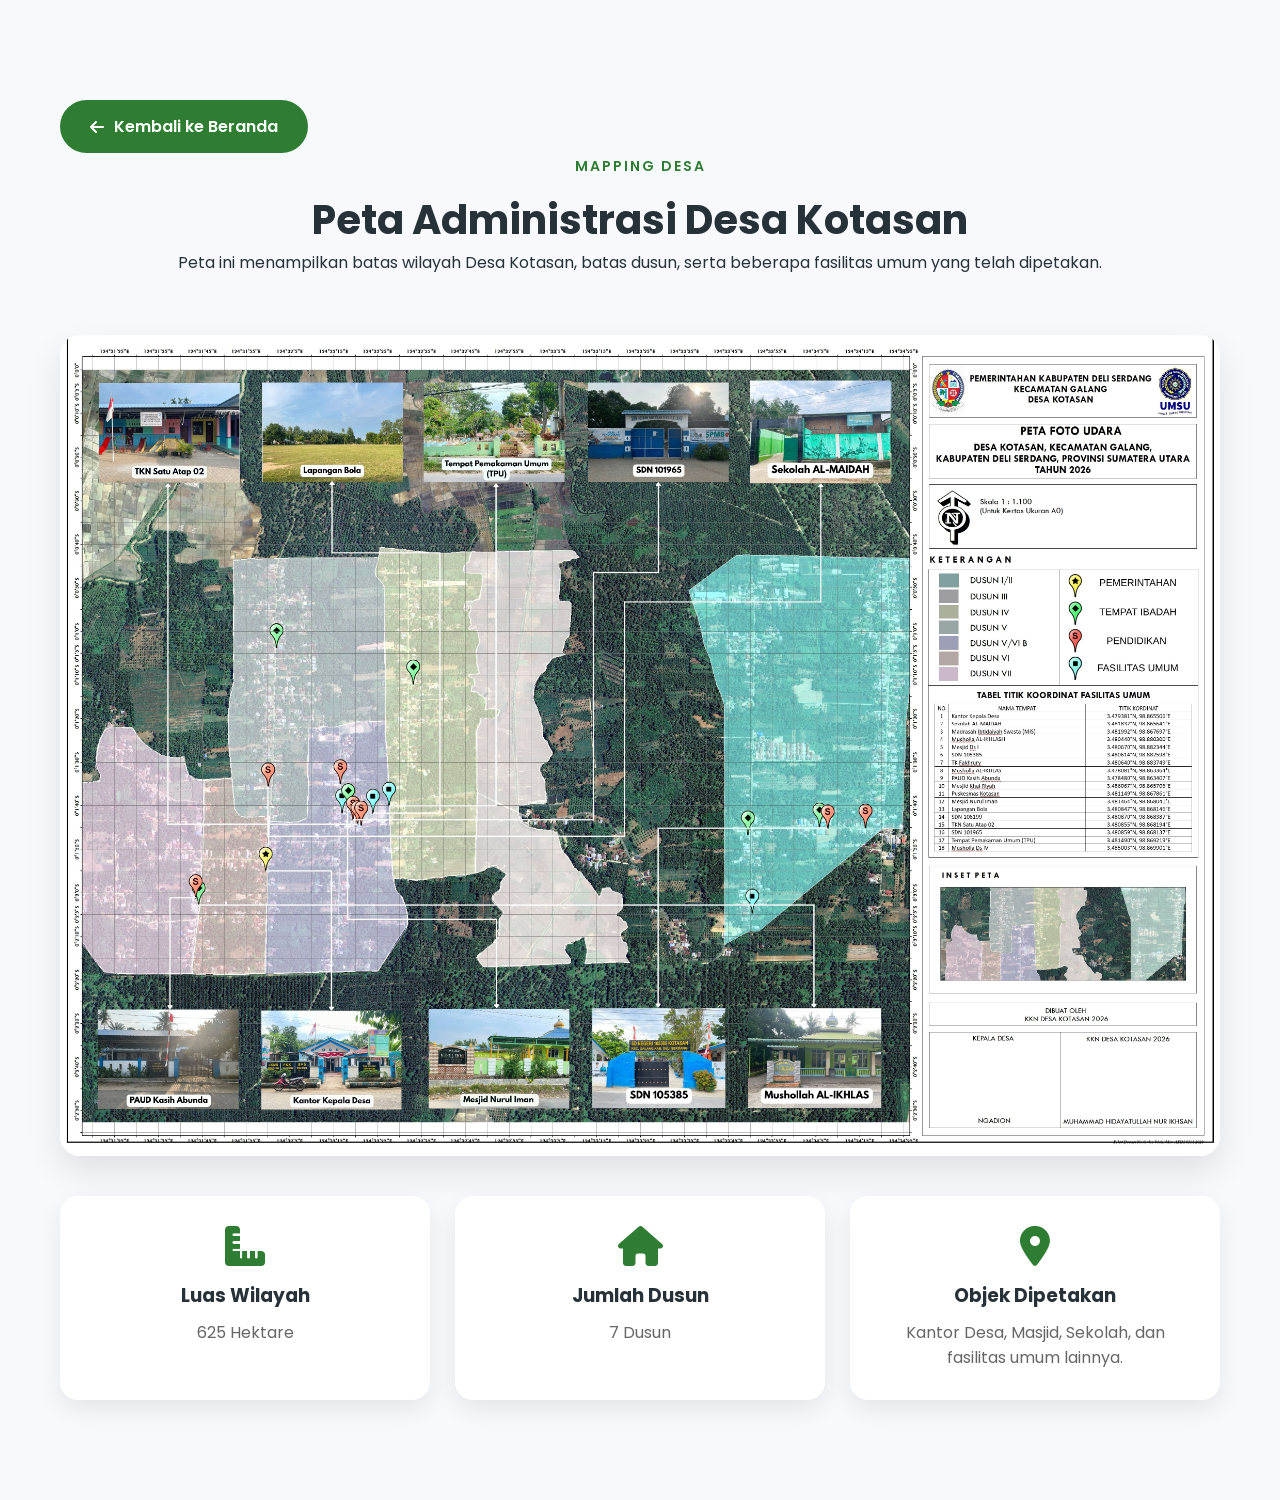
<file: map.html>
<!DOCTYPE html>
<html lang="id">

<head>

    <meta charset="UTF-8">

    <meta name="viewport" content="width=device-width, initial-scale=1.0">

    <title>Peta Desa Kotasan</title>

    <link rel="icon" type="image/png" href="assets/images/favicon/favicon.png">

    <link rel="stylesheet" href="assets/css/style.css">

    <link rel="stylesheet"
    href="https://cdnjs.cloudflare.com/ajax/libs/font-awesome/6.7.2/css/all.min.css">

</head>

<body>

    <section class="map-page">
        <div class="container">
            <a href="index.html" class="btn-primary">
                <i class="fa-solid fa-arrow-left"></i>
                Kembali ke Beranda
            </a>

            <div class="section-title">
                <span>Mapping Desa</span>
                <h2>Peta Administrasi Desa Kotasan</h2>
                <p>
                    Peta ini menampilkan batas wilayah Desa Kotasan, batas dusun, serta beberapa fasilitas umum yang telah dipetakan.
                </p>
            </div>

            <div class="map-full">
                <img
                    src="assets/images/map/map-legend.jpg"
                    alt="Peta Desa Kotasan">
            </div>

            <div class="map-info">
                <div class="map-info-card">
                    <i class="fa-solid fa-ruler-combined"></i>
                    <h3>Luas Wilayah</h3>
                    <p>625 Hektare</p>
                </div>

                <div class="map-info-card">
                    <i class="fa-solid fa-house"></i>
                    <h3>Jumlah Dusun</h3>
                    <p>7 Dusun</p>
                </div>

                <div class="map-info-card">
                    <i class="fa-solid fa-location-dot"></i>
                    <h3>Objek Dipetakan</h3>
                    <p>
                        Kantor Desa, Masjid, Sekolah, dan fasilitas umum lainnya.
                    </p>
                </div>
            </div>
        </div>
    </section>

</body>

</html>
</file>
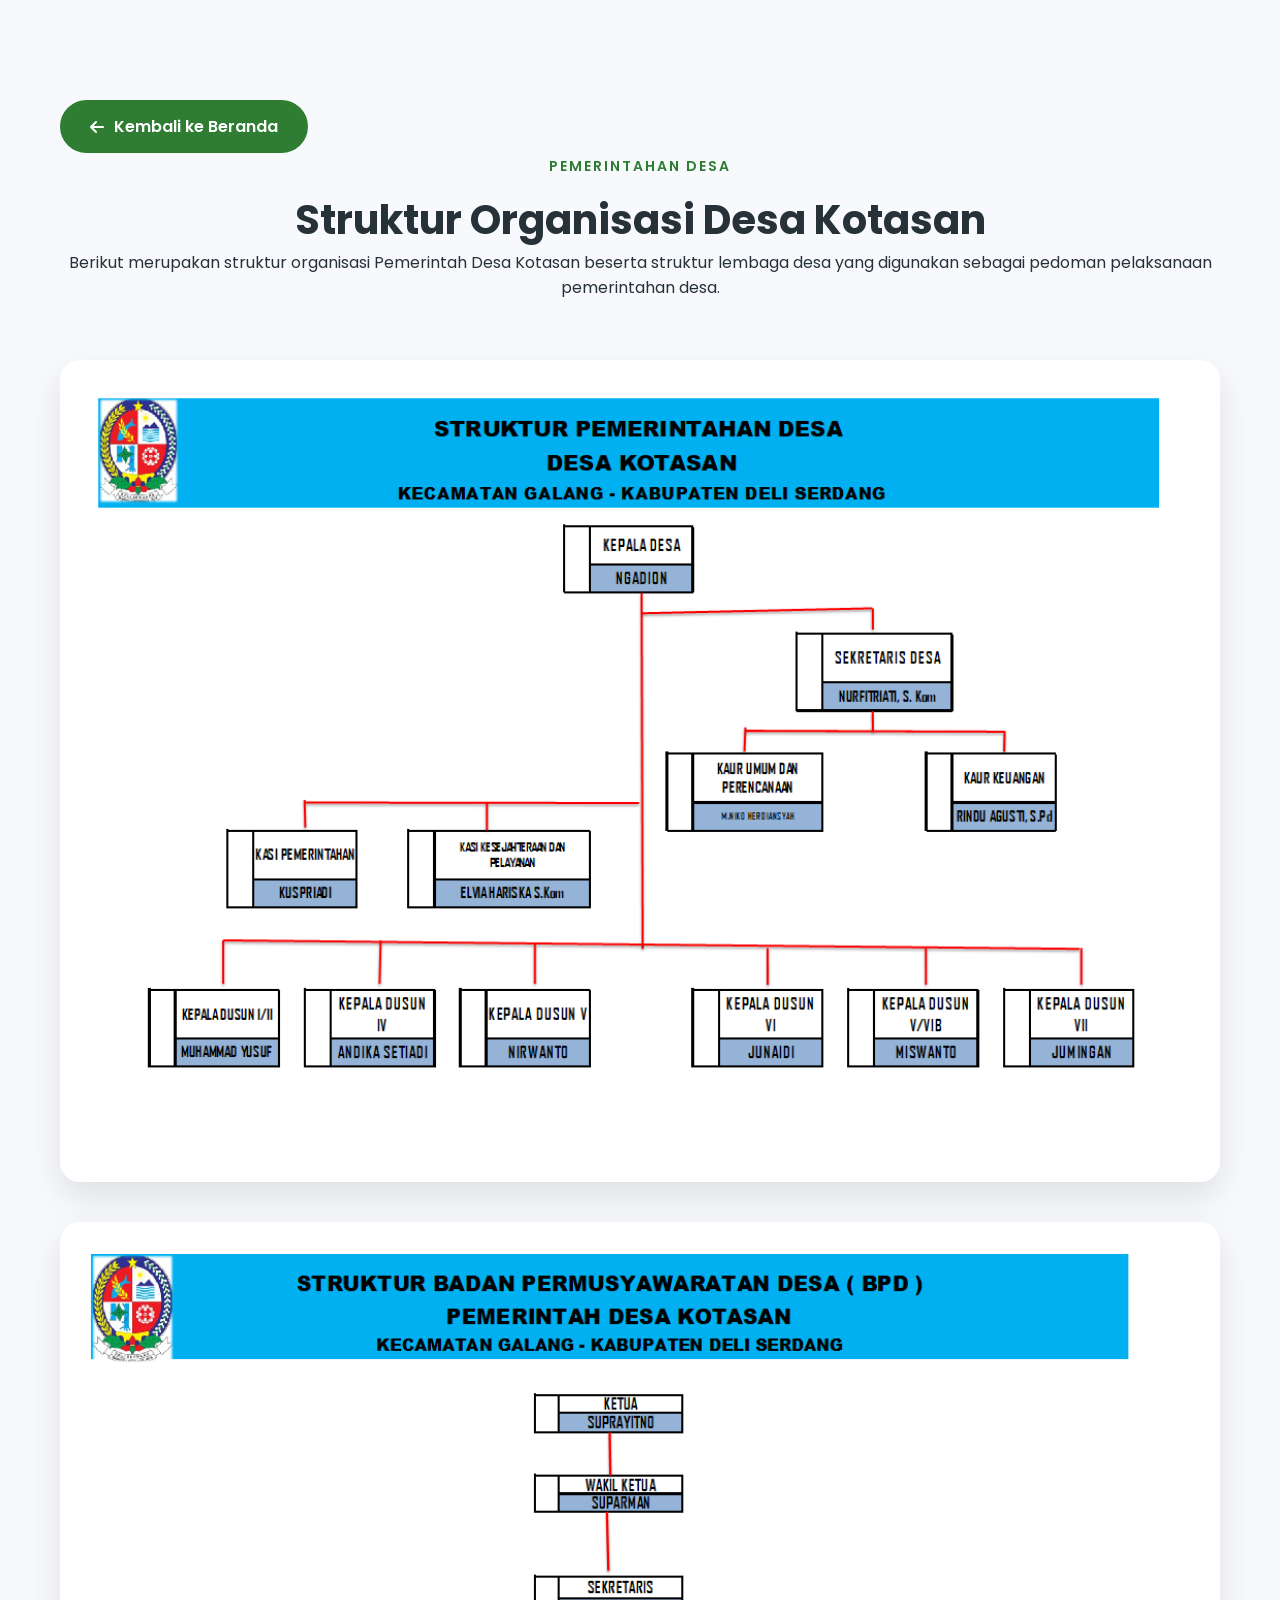
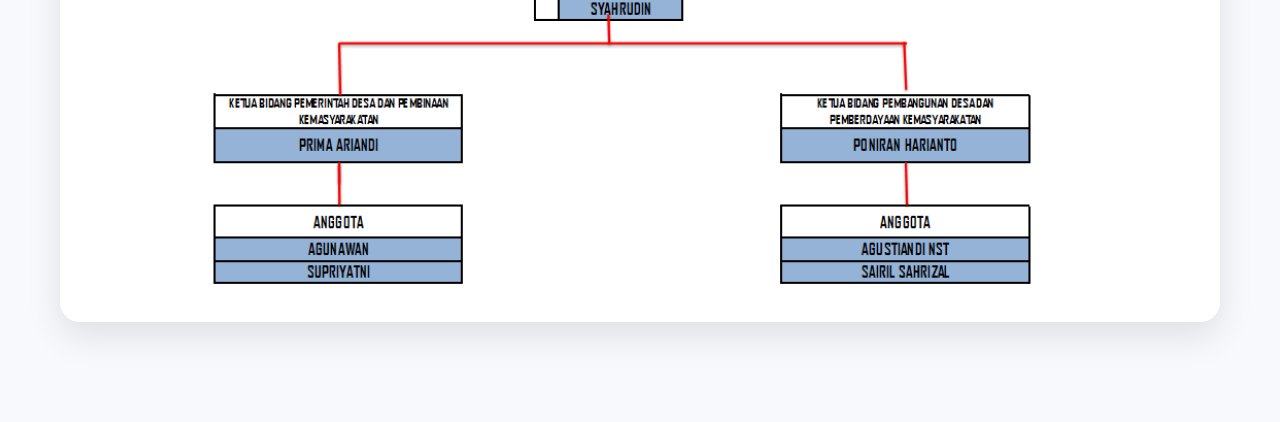
<file: structure.html>
<!DOCTYPE html>
<html lang="id">

<head>
    <meta charset="UTF-8">
    <meta name="viewport" content="width=device-width, initial-scale=1.0">

    <title>Struktur Organisasi Desa Kotasan</title>

    <link rel="icon" type="image/png" href="assets/images/favicon/favicon.png">

    <link rel="stylesheet" href="assets/css/style.css">

    <link rel="stylesheet" href="https://cdnjs.cloudflare.com/ajax/libs/font-awesome/6.7.2/css/all.min.css">
</head>

<body>

<section class="map-page">
    <div class="container">

        <a href="index.html" class="btn-primary">
            <i class="fa-solid fa-arrow-left"></i>
            Kembali ke Beranda
        </a>

        <div class="section-title">
            <span>Pemerintahan Desa</span>

            <h2>Struktur Organisasi Desa Kotasan</h2>

            <p>
                Berikut merupakan struktur organisasi Pemerintah Desa Kotasan
                beserta struktur lembaga desa yang digunakan sebagai pedoman
                pelaksanaan pemerintahan desa.
            </p>
        </div>

        <div class="map-full">
            <img
                src="assets/images/structure/struktur-pemerintahan.jpg"
                alt="Struktur Pemerintahan Desa Kotasan">
        </div>

        <div class="map-full" style="margin-top:40px;">
            <img
                src="assets/images/structure/struktur-lembaga.jpg"
                alt="Struktur Lembaga Desa Kotasan">
        </div>

    </div>
</section>

<script src="assets/js/script.js"></script>

</body>

</html>
</file>
<file: assets/css/style.css>
/* =====================================================
WEBSITE PROFIL DESA KOTASAN
Author : Mahasiswa/i KKN UMSU Desa Kotasan 2026
Version : 1.0
===================================================== */

/* =======================
GOOGLE FONT
======================= */

@import url('https://fonts.googleapis.com/css2?family=Poppins:wght@300;400;500;600;700;800&display=swap');

/* =======================
ROOT
======================= */

:root{
    --primary:#2E7D32;
    --secondary:#4CAF50;
    --accent:#FFC107;

    --dark:#263238;
    --gray:#757575;
    --light:#F8FAFC;
    --white:#ffffff;

    --shadow:0 10px 30px rgba(0,0,0,.08);

    --radius:18px;

    --transition:.35s ease;
}

::selection{
    background:var(--primary);
    color:#fff;
}

/* =======================
RESET
======================= */

*{
    margin:0;
    padding:0;
    box-sizing:border-box;
}

*::before,
*::after{
    box-sizing:border-box;
}

/* =======================
BASE ELEMENT
======================= */

html{
    scroll-behavior:smooth;
    overflow-x:hidden;
    touch-action:pan-y;
}

body{
    font-family:'Poppins',sans-serif;
    background:var(--light);
    color:var(--dark);
    overflow-x:hidden;
    touch-action:pan-y;
    max-width:100%;
}

img{
    width:100%;
    display:block;
    user-select:none;
    -webkit-user-drag:none;
}

a{
    text-decoration:none;
    color:inherit;
}

ul{
    list-style:none;
}

/* =======================
CONTAINER
======================= */

.container{
    width:100%;
    max-width:1200px;
    margin:0 auto;
    padding:0 20px;
}

/* =======================
SECTION
======================= */

.section{
    padding:100px 0;
}

/* =======================
TITLE
======================= */

.section-title{
    text-align:center;
    margin-bottom:60px;
    transition:.35s;
}

.section-title span{
    color:var(--primary);
    font-weight:600;
    letter-spacing:2px;
    text-transform:uppercase;
    font-size:14px;
}

.section-title h2{
    font-size:40px;
    margin-top:12px;
    color:var(--dark);
}

/* =======================
BUTTON
======================= */

.btn-primary{
    display:inline-flex;
    align-items:center;
    justify-content:center;
    gap:10px;
    cursor:pointer;
    padding:14px 30px;
    background:var(--primary);
    color:white;
    border-radius:50px;
    transition:var(--transition);
    font-weight:600;
}

.btn-primary:hover{
    background:#236628;
    transform:translateY(-3px);
}

.btn-primary:active{
    transform:scale(.97);
}

.government-btn{
    margin-top:30px;
    gap:10px;
    cursor:pointer;
    border:none;
    box-shadow:0 10px 25px rgba(0,0,0,.15);
}

.government-btn:hover{
    box-shadow:0 15px 35px rgba(0,0,0,.25);
}

.government-btn:active{

    transform:scale(.97);

}

.btn-secondary{
    display:inline-flex;
    align-items:center;
    justify-content:center;
    cursor:pointer;
    padding:14px 30px;
    border-radius:50px;
    border:2px solid white;
    color:white;
    transition:var(--transition);
    font-weight:600;
}

.btn-secondary:hover{
    background:white;
    color:var(--primary);
}

.btn-secondary:active{
    transform:scale(.97);
}

/* ==========================================
LOADER
========================================== */

#loader{
    position:fixed;
    inset:0;
    background:#ffffff;
    display:flex;
    justify-content:center;
    align-items:center;
    z-index:99999;
    transition:opacity .7s ease,
               visibility .7s;
}

#loader.hide{
    opacity:0;
    visibility:hidden;
}

.loader-content{
    text-align:center;
}

.loader-content img{
    width:90px;
    margin:auto auto 25px;
    animation:loaderLogo 1.8s infinite ease-in-out;
}

.loader-content h2{
    color:var(--primary);
    font-size:32px;
    margin-bottom:10px;
}

.loader-content p{
    color:#666;
    margin-bottom:35px;
}

.loader-content small{
    display:block;
    margin-top:20px;
    color:#888;
    letter-spacing:1px;
}

.loader-dots{
    display:flex;
    justify-content:center;
    gap:12px;
}

.loader-dots span{
    width:12px;
    height:12px;
    border-radius:50%;
    background:var(--primary);
    animation:bounceDots 1.2s infinite;
}

.loader-dots span:nth-child(2){
    animation-delay:.2s;
}

.loader-dots span:nth-child(3){
    animation-delay:.4s;
}

/* =======================
NAVBAR
======================= */

header{
    position:fixed;
    top:0;
    left:0;
    width:100%;
    display:flex;
    justify-content:center;
    z-index:999;
}

.navbar{
    width:94%;
    max-width:1300px;
    margin:auto;
    display:flex;
    justify-content:space-between;
    align-items:center;
    padding:20px 0;
    transition:.4s;
}

.navbar.scrolled{
    width:94%;
    max-width:1300px;
    background:white;
    margin-top:15px;
    padding:15px 30px;
    border-radius:60px;
    box-shadow:var(--shadow);
    backdrop-filter:blur(15px);
    background:rgba(255,255,255,.88);
    border:1px solid rgba(255,255,255,.35);
}

.logo{
    display:flex;
    align-items:center;
    gap:12px;
    color:white;
    font-weight:700;
}

.navbar.scrolled .logo{
    color:var(--dark);
}

.logo img{
    width:46px;
}

.nav-menu{
    display:flex;
    gap:35px;
}

.nav-menu a{
    position:relative;
    color:white;
    font-weight:500;
    transition:.3s;
    padding-bottom:6px;
}

.nav-menu a::after{
    content:"";
    position:absolute;
    left:50%;
    bottom:0;
    width:0;
    height:3px;
    background:var(--accent);
    border-radius:999px;
    transform:translateX(-50%);
    transition:width .35s ease;
}

.nav-menu a:hover::after,
.nav-menu a.active::after{
    width:100%;
}

.navbar.scrolled .nav-menu a{
    color:var(--dark);
}

.nav-menu a:hover{
    color:var(--accent);
}

.menu-toggle{
    display:none;
    color:white;
    font-size:28px;
    cursor:pointer;
}

/* =======================
HERO
======================= */

#hero{
    position:relative;
    min-height:100vh;
    display:flex;
    justify-content:center;
    align-items:center;
    overflow:hidden;
}

.hero-background{
    position:absolute;
    inset:0;
    background-size:cover;
    background-position:center;
    background-repeat:no-repeat;
    transition:opacity 1.2s ease;
    z-index:0;
    animation:heroZoom 12s ease-in-out infinite alternate;
}

.hero-overlay{
    position:absolute;
    inset:0;
    background:linear-gradient(
        rgba(0,0,0,.55),
        rgba(0,0,0,.45)
    );
    z-index:1;
}

.hero-content{
    position:relative;
    z-index:2;
    width:100%;
    max-width:900px;
    margin:auto;
    display:flex;
    flex-direction:column;
    justify-content:center;
    align-items:center;
    text-align:center;
    padding:0 20px;
    opacity:0;
    transform:translateY(40px);
    animation:heroContent 1s ease forwards;
    animation-delay:1s;
}

.hero-content p{
    font-size:18px;
    letter-spacing:3px;
    text-transform:uppercase;
    color:white;
    text-shadow:0 2px 8px rgba(0,0,0,.45);
}

.hero-content h1{
    font-size:72px;
    margin:18px 0;
    color:white;
    font-weight:800;
    text-shadow:0 4px 15px rgba(0,0,0,.45);
}

.hero-content h3{
    font-weight:400;
    margin-bottom:40px;
    color:white;
    text-shadow:0 2px 10px rgba(0,0,0,.45);
}

.hero-button{
    display:flex;
    justify-content:center;
    gap:20px;
    flex-wrap:wrap;
}

.hero-info{
    margin-top:45px;
    display:flex;
    justify-content:center;
    gap:20px;
    flex-wrap:wrap;
}

.info-card{
    background:rgba(255,255,255,.12);
    backdrop-filter:blur(8px);
    border:1px solid rgba(255,255,255,.2);
    padding:15px 25px;
    border-radius:50px;
    display:flex;
    align-items:center;
    gap:12px;
    color:white;
    transition:.3s;
}

.info-card:hover{
    transform:translateY(-5px);
    background:rgba(255,255,255,.2);
}

.info-card i{
    color:var(--accent);
}

@keyframes heroContent{
    from{
        opacity:0;
        transform:translateY(40px);
    }

    to{
        opacity:1;
        transform:translateY(0);
    }
}

@keyframes heroZoom{
    from{
        transform:scale(1);
    }

    to{
        transform:scale(1.05);
    }
}

@keyframes loaderLogo{

    0%,100%{
    transform:translateY(0);
    }

    50%{
    transform:translateY(-10px);
    }

}

@keyframes bounceDots{

    0%,80%,100%{
        transform:scale(.7);
        opacity:.5;
    }

    40%{
        transform:scale(1.3);
        opacity:1;
    }

}

@keyframes bounce{
}

/* =======================
ABOUT
======================= */

.about{
    padding-top:120px;
}

.about-content{
    display:grid;
    grid-template-columns:1fr 1fr;
    gap:60px;
    align-items:center;
}

.about-image{
    margin:40px auto;
    max-width:900px;
}

.about-image img{
    width:100%;
    border-radius:20px;
    display:block;
    box-shadow:0 15px 40px rgba(0,0,0,.15);
    transition:.4s;
}

.about-image img:hover{
    transform:scale(1.02);
}

.about-text{
    max-width:900px;
    margin:auto;
    text-align:justify;
    line-height:1.9;
    color:#555;
}

.about-text p{
    margin-bottom:20px;
}

/* ==========================================
STATISTIC
========================================== */

.statistics{
    padding:100px 0;
    background:#f7f9fc;
}

.stats-grid{
    display:grid;
    grid-template-columns:repeat(auto-fit,minmax(230px,1fr));
    gap:30px;
    margin-top:50px;
}

.stat-card{
    background:#fff;
    padding:40px 25px;
    border-radius:18px;
    text-align:center;
    box-shadow:
        0 12px 35px rgba(0,0,0,.08),
        0 3px 10px rgba(0,0,0,.05);

    transition:.5s;

    opacity:0;
    transform:translateY(40px);
}

.stat-card.show{
    opacity:1;
    transform:translateY(0);
}

.stat-card:hover{
    transform:translateY(-8px);
}

.stat-card i{
    font-size:42px;
    color:var(--primary);
    margin-bottom:20px;
    transition:.3s;
}

.stat-card:hover i{
    transform:scale(1.15);
    color:var(--accent);
}

.stat-card h3{
    font-size:42px;
    color:var(--primary);
    margin-bottom:10px;
}

.stat-divider{
    width:55px;
    height:3px;
    background:var(--primary);
    margin:15px auto 20px;
    border-radius:100px;
}

.stat-card p{
    color:#666;
}

/* ==========================================
VISION
========================================== */

.vision{
    padding:100px 0;
    background:#ffffff;
}

.vision-grid{
    display:grid;
    grid-template-columns:repeat(auto-fit, minmax(320px,1fr));
    gap:30px;
    margin-top:50px;
}

.vision-card{
    background:#fff;
    padding:40px;
    border-radius:20px;
    box-shadow:
        0 12px 35px rgba(0,0,0,.08),
        0 3px 10px rgba(0,0,0,.05);
    transition:.4s;
    border-top:5px solid var(--primary);
}

.vision-card:hover{
    transform:translateY(-8px);
}

.vision-card h3{
    font-size:26px;
    color:var(--primary);
    margin-bottom:20px;
}

.vision-card h3 i{
    margin-right:10px;
}

.vision-card p{
    color:#666;
    line-height:1.8;
}

.vision-card ul{
    list-style:none;
    padding:0;
    margin:0;
}

.vision-card ul li{
    margin-bottom:15px;
    display:flex;
    align-items:flex-start;
    gap:10px;
    line-height:1.7;
}

.vision-card ul li i{
    color:var(--primary);
    margin-top:4px;
}

/* ==========================================
GOVERNMENT
========================================== */

.government{
    padding:100px 0;
    background:linear-gradient(
        180deg,
        #f7fbf8 0%,
        #ffffff 100%
    );
}

.government-card{
    max-width:720px;
    margin:auto;
    background:#fff;
    border-radius:24px;
    padding:50px;
    text-align:center;
    box-shadow:
        0 15px 40px rgba(0,0,0,.08);
}

.government-card span{
    display:block;
    color:var(--primary);
    font-size:20px;
    font-weight:700;
    text-transform:uppercase;
    letter-spacing:1px;
    margin-bottom:12px;
}

.government-card h3{
    font-size:24px;
    font-weight:600;
    margin-bottom:25px;
}

.government-card p{
    margin:25px auto 35px;
    max-width:600px;
    color:#666;
    line-height:1.9;
}

.government-photo{
    width:190px;
    height:190px;
    margin:auto;
    margin-bottom:30px;
    border-radius:50%;
    overflow:hidden;
    border:6px solid #f0f0f0;
    cursor:default;
    transition:.35s;
}

.government-photo img{
    width:100%;
    height:100%;
    object-fit:cover;
    transition:.35s;
}

.government-photo:hover{
    transform:translateY(-5px);
    box-shadow:0 12px 30px rgba(0,0,0,.18);
}

.government-photo:hover img{
    transform:scale(1.08);
}

.kadus-section{
    margin-top:50px;
    padding-top:35px;
    border-top:1px solid #ececec;
}

.kadus-section h4{
    font-size:20px;
    color:var(--primary);
    font-weight:700;
    text-transform:uppercase;
    letter-spacing:1px;
    margin-bottom:30px;
}

.kadus-grid{
    display:grid;
    grid-template-columns:repeat(3,1fr);
    gap:20px;
}

.kadus-card{
    text-align:center;
}

.kadus-card img{
    width:120px;
    height:120px;
    margin:auto;
    object-fit:cover;
    border-radius:50%;
    border:4px solid #f2f2f2;
    transition:.35s;
    cursor:default;
}

.kadus-card img:hover{
    transform:scale(1.08);
}

.kadus-card h5{
    font-size:18px;
    font-weight:600;
    margin:15px 0 6px;
}

.kadus-card span{
    display:block;
    font-size:13px;
    font-weight:600;
    color:#777;
    text-transform:uppercase;
    letter-spacing:1px;
}

/* ==========================================
GALLERY
========================================== */

.gallery{
    padding:100px 0;
    background:#f7f9fc;
}

.gallery-grid{
    display:grid;
    grid-template-columns:repeat(auto-fit,minmax(280px,1fr));
    gap:20px;
    margin-top:50px;
}

.gallery-item{
    position:relative;
    overflow:hidden;
    border-radius:16px;
    cursor:pointer;
    box-shadow:
        0 10px 25px rgba(0,0,0,.08);
}

.gallery-item::after{
    content:"";
    position:absolute;
    inset:0;
    background:rgba(0,0,0,.12);
    opacity:0;
    transition:.3s;
    pointer-events:none;
}

.gallery-item:hover::after{
    opacity:1;
}

.gallery-item img{
    width:100%;
    height:240px;
    object-fit:cover;
    transition:.35s;
}

.gallery-item:hover img{
    transform:scale(1.05);
}

.gallery-slider{
    position:relative;
    max-width:900px;
    margin:50px auto 0;
}

.gallery-track{
    position:relative;
    overflow:hidden;
    border-radius:20px;
    box-shadow:0 15px 35px rgba(0,0,0,.12);
}

.gallery-track img{
    width:100%;
    height:520px;
    object-fit:cover;

    display:none;
    cursor:pointer;

    animation:fadeSlide .5s ease;
}

.gallery-track img.active{
    display:block;
}

.gallery-btn{
    position:absolute;
    top:50%;
    transform:translateY(-50%);
    width:50px;
    height:50px;
    border:none;
    border-radius:50%;
    background:rgba(255,255,255,.9);
    cursor:pointer;
    z-index:5;
    transition:.3s;
}

.gallery-btn:hover{
    background:var(--primary);
    color:white;
}

.gallery-btn.prev{
    left:-25px;
}

.gallery-btn.next{
    right:-25px;
}

.gallery-dots{
    display:flex;
    justify-content:center;
    gap:10px;
    margin-top:25px;
}

.gallery-dots span{
    width:12px;
    height:12px;
    border-radius:50%;
    background:#ccc;
    cursor:pointer;
    transition:.3s;
}

.gallery-dots span.active{
    background:var(--primary);
}

@keyframes fadeSlide{
    from{
        opacity:0;
        transform:translateX(35px);
    }
    to{
        opacity:1;
        transform:translateX(0);
    }
}

/* ==========================================
MAP
========================================== */

.map{
    padding:100px 0;
    background:#ffffff;
}

.map-card{
    position:relative;
    overflow:hidden;
    border-radius:20px;
    box-shadow:
        0 15px 40px rgba(0,0,0,.08);
}

.map-card img{
    width:100%;
    display:block;
    transition:.5s;
}

.map-card:hover img{
    transform:scale(1.04);
}

.map-overlay{
    position:absolute;
    inset:0;
    background:rgba(0,0,0,.35);
    display:flex;
    justify-content:center;
    align-items:center;
    opacity:0;
    transition:.4s;
}

.map-card:hover .map-overlay{
    opacity:1;
}

/* ==========================================
MAP PAGE
========================================== */

.map-page{
    padding:100px 0;
    min-height:100vh;
    background:#f7f9fc;
}

.map-full{
    margin-top:40px;
    border-radius:20px;
    overflow:hidden;
    box-shadow:
        0 15px 35px rgba(0,0,0,.1);
}

.map-full img{
    width:100%;
    display:block;
}

.map-info{
    display:grid;
    grid-template-columns:repeat(auto-fit,minmax(250px,1fr));
    gap:25px;
    margin-top:40px;
}

.map-info-card{
    background:#fff;
    padding:30px;
    border-radius:18px;
    text-align:center;
    box-shadow:
        0 10px 25px rgba(0,0,0,.08);
    transition:.3s;
}

.map-info-card:hover{
    transform:translateY(-6px);
}

.map-info-card i{
    font-size:40px;
    color:var(--primary);
    margin-bottom:15px;
}

.map-info-card h3{
    margin-bottom:10px;
    color:var(--dark);
}

.map-info-card p{
    color:#666;
}

/* ==========================================
ERROR PAGE
========================================== */

.error-page{
    min-height:100vh;
    display:flex;
    justify-content:center;
    align-items:center;
    background:linear-gradient(
        135deg,
        #f7f9fc,
        #ffffff
    );
}

.error-content{
    text-align:center;
}

.error-content h1{
    font-size:140px;
    color:var(--primary);
    font-weight:800;
}

.error-content h2{
    font-size:38px;
    margin-bottom:20px;
}

.error-content p{
    color:#666;
    max-width:550px;
    margin:auto auto 35px;
    line-height:1.8;
}

/* ==========================================
MODAL
========================================== */

.modal{
    position:fixed;
    inset:0;
    display:none;
    justify-content:center;
    align-items:center;
    background:rgba(0,0,0,.8);
    z-index:9999;
}

.modal.show{
    display:flex;
}

.modal-content{
    position:relative;
    width:90%;
    max-width:900px;
}

.modal-content img{
    width:100%;
    border-radius:20px;
}

.close-modal{
    position:absolute;
    top:-18px;
    right:-18px;
    width:42px;
    height:42px;
    border-radius:50%;
    background:#fff;
    display:flex;
    justify-content:center;
    align-items:center;
    cursor:pointer;
    font-size:28px;
    font-weight:bold;
}

/* ==========================================
IMAGE VIEWER
========================================== */

#imageViewer{
    position:fixed;
    inset:0;
    background:rgba(0,0,0,.9);
    display:flex;
    justify-content:center;
    align-items:center;

    opacity:0;
    visibility:hidden;
    pointer-events:none;

    transition:.3s;
    z-index:9999;
}

#imageViewer.show{
    opacity:1;
    visibility:visible;
    pointer-events:auto;
}

#viewerImage{
    max-width:min(90%,900px);
    max-height:80vh;
    border-radius:10px;
}

#closeViewer{
    position:absolute;
    top:25px;
    right:35px;
    color:#fff;
    font-size:48px;
    cursor:pointer;
}

.viewer-nav{
    position:absolute;
    top:50%;
    transform:translateY(-50%);
    width:55px;
    height:55px;
    border:none;
    border-radius:50%;
    background:rgba(255,255,255,.18);
    color:#fff;
    font-size:22px;
    cursor:pointer;
    transition:.3s;
    backdrop-filter:blur(8px);
}

.viewer-nav:hover{
    background:var(--primary);
}

#prevImage{
    left:40px;
}

#nextImage{
    right:40px;
}

#viewerCounter{
    position:absolute;
    bottom:35px;
    left:50%;
    transform:translateX(-50%);
    color:white;
    background:rgba(0,0,0,.45);
    padding:8px 18px;
    border-radius:30px;
    font-size:15px;
}

/* =======================================
ACTIVE MENU
======================================= */

.nav-menu a.active{
    color:var(--accent);
}

.navbar.scrolled .nav-menu a.active{
    color:var(--primary);
}

/* =======================================
BACK TO TOP
======================================= */

#backToTop{
    position: fixed;
    right: 30px;
    bottom: 30px;
    width: 55px;
    height: 55px;
    border: none;
    border-radius: 50%;
    background: var(--primary);
    color: white;
    font-size: 18px;
    cursor: pointer;
    opacity: 0;
    visibility: hidden;
    transition: .3s;
    box-shadow: var(--shadow);
    z-index: 999;
}

#backToTop.active{
    opacity: 1;
    visibility: visible;
}

#backToTop:hover{
    transform: translateY(-5px);
    background: var(--secondary);
}

/* ==========================================
SCROLL REVEAL
========================================== */

.reveal{
    opacity:0;
    transform:translateY(70px);
    transition:
        opacity .8s ease,
        transform .8s ease;
}

.reveal.show{
    opacity:1;
    transform:translateY(0);
}

/* ==========================================
ACCESSIBILITY
========================================== */

button:focus-visible,
a:focus-visible{
    outline:3px solid var(--accent);
    outline-offset:4px;
}

/* ==========================================
FOOTER WAVE
========================================== */

.footer-wave{
    width:100%;
    height:5px;
    background:linear-gradient(
        to bottom,
        #ffffff,
        #1d2b24
    );
}

/* =====================================================
FOOTER
===================================================== */

footer{
    background:#1d2b24;
    color:white;
    padding:70px 0 20px;
}

.footer-content{
    display:grid;
    grid-template-columns:
    2fr
    1fr
    1.3fr;
    gap:60px;
}

.footer-brand img{
    width:70px;
    margin-bottom:20px;
}

.footer-brand h3{
    margin-bottom:10px;
}

.footer-brand p{
    opacity:.85;
    line-height:1.9;
    max-width:320px;
}

.footer-menu h4,
.footer-contact h4{
    margin-bottom:20px;
}

.footer-menu{
    display:flex;
    flex-direction:column;
}

.footer-menu a{
    margin-bottom:12px;
    opacity:.8;
    transition:.3s;
}

.footer-menu a:hover{
    color:var(--accent);
    padding-left:8px;
}

.footer-contact p{
    display:flex;
    align-items:flex-start;
    gap:12px;
    margin-bottom:18px;
    opacity:.9;
    line-height:1.8;
}

.footer-link{
    margin-left:8px;
    color:var(--accent);
    text-decoration:none;
}

.footer-link i{
    pointer-events:none;
}

.footer-contact i{
    color:var(--accent);
    width:20px;
    margin-top:4px;
}

.footer-bottom{
    margin-top:50px;
    padding-top:25px;
    border-top:1px solid rgba(255,255,255,.15);
    display:flex;
    justify-content:space-between;
    align-items:center;
    flex-wrap:wrap;
    gap:15px;
}

.footer-tagline{
    color:var(--accent);
    font-weight:600;
    margin:10px 0 18px;
}

.footer-brand img{
    transition:.35s;
}

.footer-brand img:hover{
    transform:rotate(-8deg) scale(1.08);
}

.developer{
    color:#ddd;
}

.developer-credit{
    color: var(--accent);
    font-weight: 700;
}

.developer strong{
    color:var(--accent);
}

/* =====================================================
RESPONSIVE
===================================================== */

@media(max-width:992px){
    .hero-content h1{
        font-size:56px;
    }

    .about-content{
        grid-template-columns:1fr;
    }

    .vision-grid{
        grid-template-columns:1fr;
    }
}


@media(max-width:768px){
    .menu-toggle{
        display:block;
    }

    .navbar{
        width:100%;
        padding:15px 20px;
    }

    .navbar.scrolled{
        width:calc(100% - 20px);
        margin:10px auto 0;
        left:0;
        right:0;
        padding:14px 20px;
    }

    .navbar.scrolled .menu-toggle{
        color:var(--dark);
    }

    .nav-menu{
        position:absolute;
        top:85px;
        left:50%;
        transform:translateX(-50%);
        width:92%;
        background:white;
        flex-direction:column;
        align-items:center;
        padding:25px;
        gap:20px;
        display:none;
        border-radius:18px;
        box-shadow:var(--shadow);
    }

    .nav-menu.show{
        display:flex;
    }

    .nav-menu a{
        color:var(--dark)!important;
    }

    .hero-content h1{
        font-size:42px;
    }

    .hero-content h3{
        font-size:18px;
    }

    .gallery-grid{
        grid-template-columns:1fr;
        grid-auto-rows:240px;
    }

    .gallery-item{
        grid-column:auto !important;
        grid-row:auto !important;
    }

    .section-title h2{
        font-size:30px;
    }

    .footer-content{
        grid-template-columns:1fr;
        gap:30px;
        text-align:center;
    }

    .footer-content > div{
        min-width:0;
    }

    .footer-brand,
    .footer-contact{
        width:100%;
        min-width:0;
        text-align:center;
    }

    .footer-contact{
        display:flex;
        flex-direction:column;
        align-items:left;
        gap:14px;
    }

    .footer-menu{
        align-items:center;
    }

    .footer-menu a{
        width:fit-content;
    }

    .footer-brand img{
        margin:auto auto 20px;
    }

    .footer-menu a{
        display:block;
        padding:6px 0;
    }

    .footer-contact p{
        display:flex;
        align-items:flex-start;
        justify-content:flex-start;
        gap:12px;
        width:fit-content;
        margin:0;
        text-align:left;
    }

    .footer-bottom{
        flex-direction:column;
        text-align:center;
    }

    .footer-tagline{
        max-width:100%;
        margin:15px auto 0;
        text-align:center;
    }

    .viewer-nav{
        width:45px;
        height:45px;
        font-size:18px;
    }

    #prevImage{
        left:15px;
    }

    #nextImage{
        right:15px;
    }

    .kadus-grid{
        grid-template-columns:repeat(2,1fr);
    }

    .kadus-card img{
        width:100px;
        height:100px;
    }

    .kadus-card h5{
        margin-top:12px;
        font-size:16px;
        font-weight:600;
        color:var(--dark);
    }

    .kadus-card span{
        display:block;
        margin-top:4px;
        font-size:14px;
        color:#666;
    }
}


@media(max-width:576px){
    .hero-content h1{
        font-size:34px;
    }

    .hero-button{
        flex-direction:column;
    }

    .btn-primary,
    .btn-secondary{
        width:100%;
    }
}


/* ==========================================
SCROLLBAR
==========================================

::-webkit-scrollbar{
    width:10px;
}

::-webkit-scrollbar-track{
    background:#ececec;
}

::-webkit-scrollbar-thumb{
    background:var(--primary);
    border-radius:20px;
}

::-webkit-scrollbar-thumb:hover{
    background:#236628;
}*/

html,
body{
    overflow-x:hidden !important;
    overflow-y:auto;
    width:100%;
}

body{
    position:relative;
}

/* ==========================
PAGE TRANSITION
========================== */

body{
    opacity: 1;
    transition: opacity .35s ease;
}

body.page-transition{
    opacity: 0;
}

/* Hide bug scrollbar*/

html::-webkit-scrollbar,
body::-webkit-scrollbar{
    display:none;
}

html{
    scrollbar-width:none;
}
</file>
